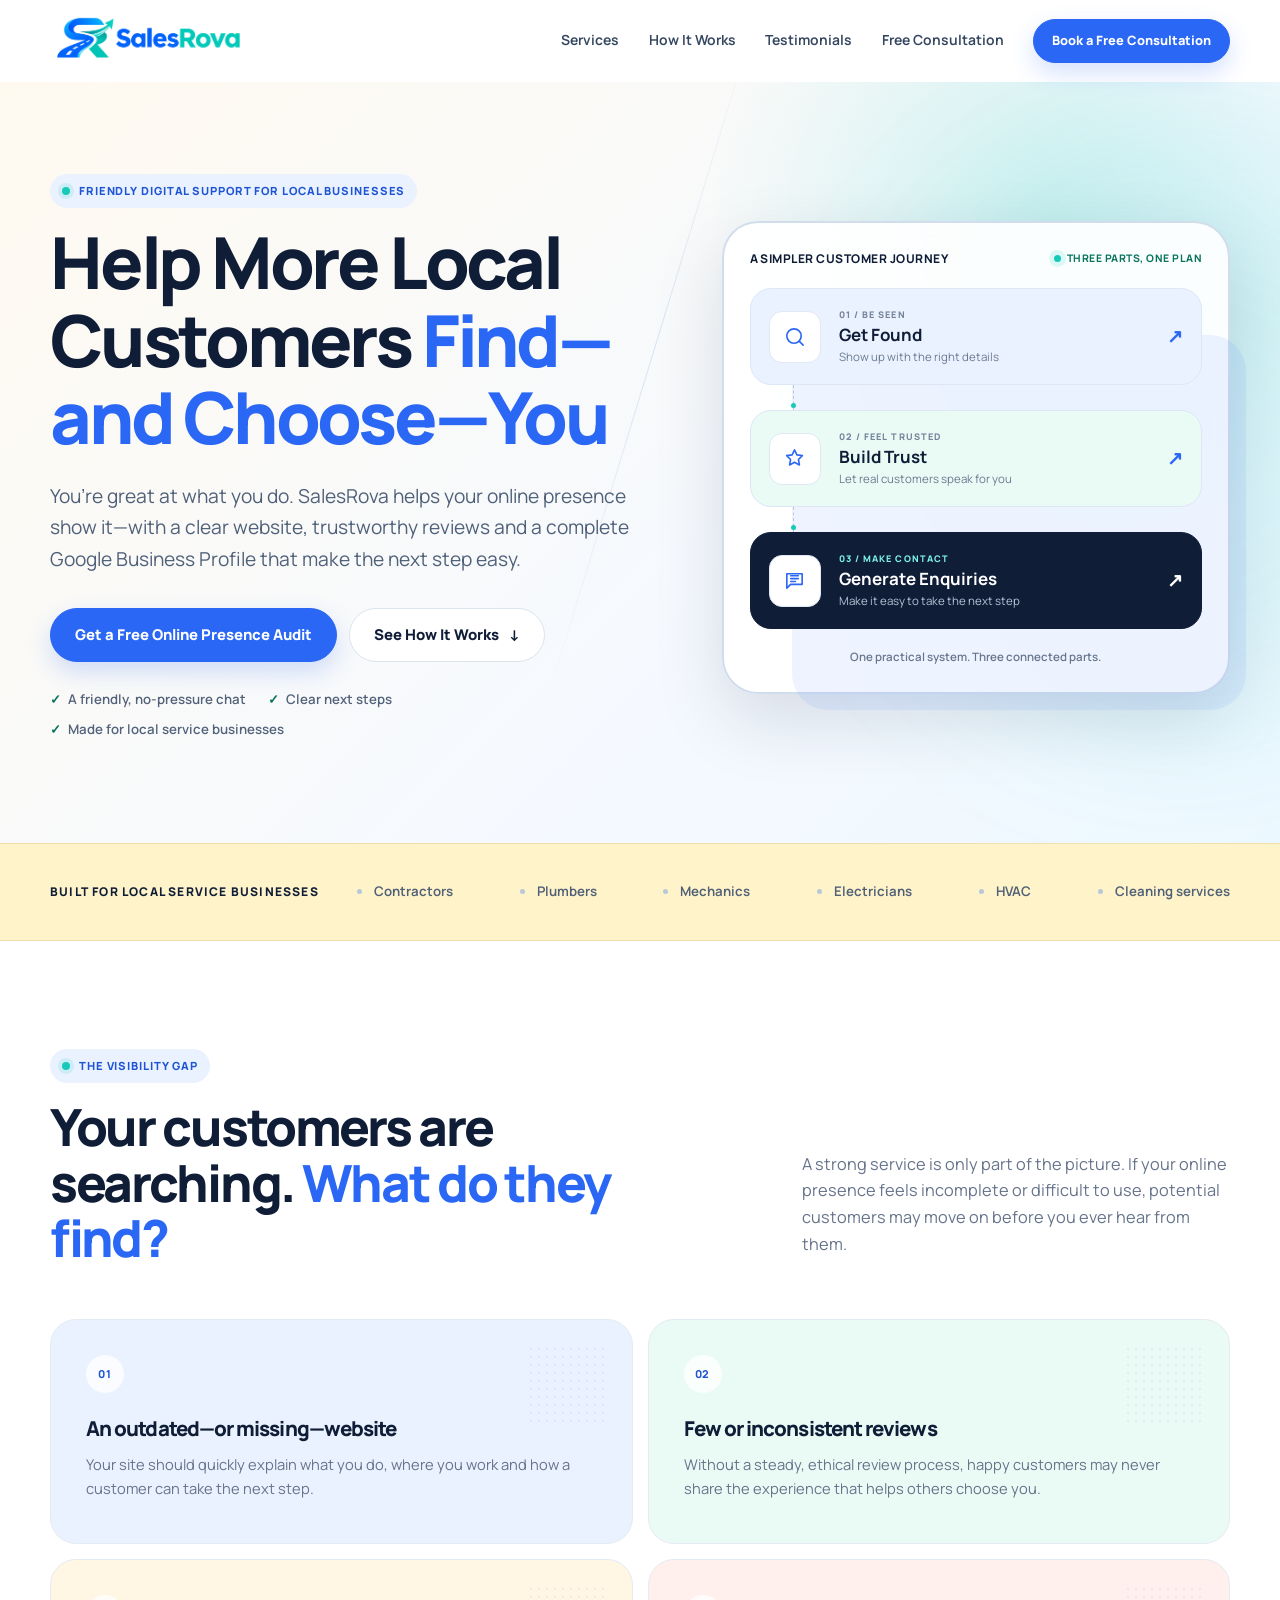
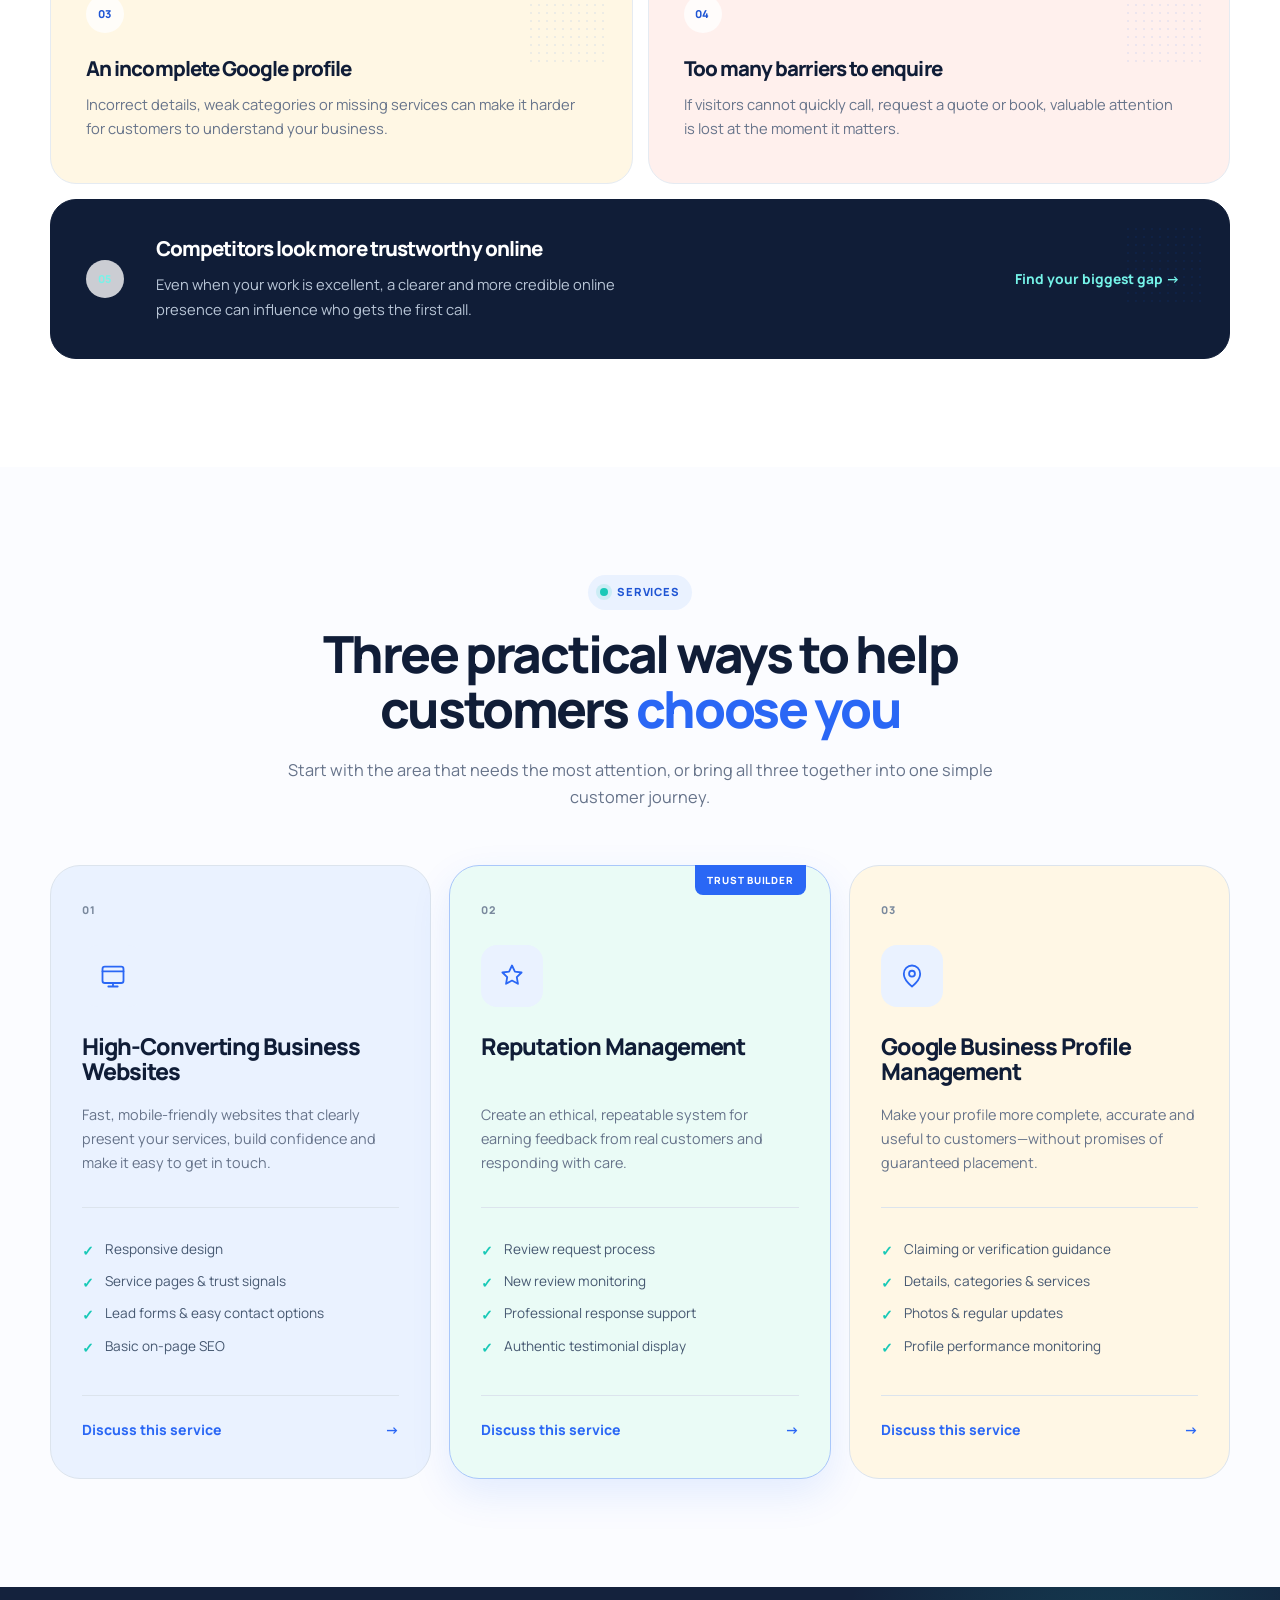
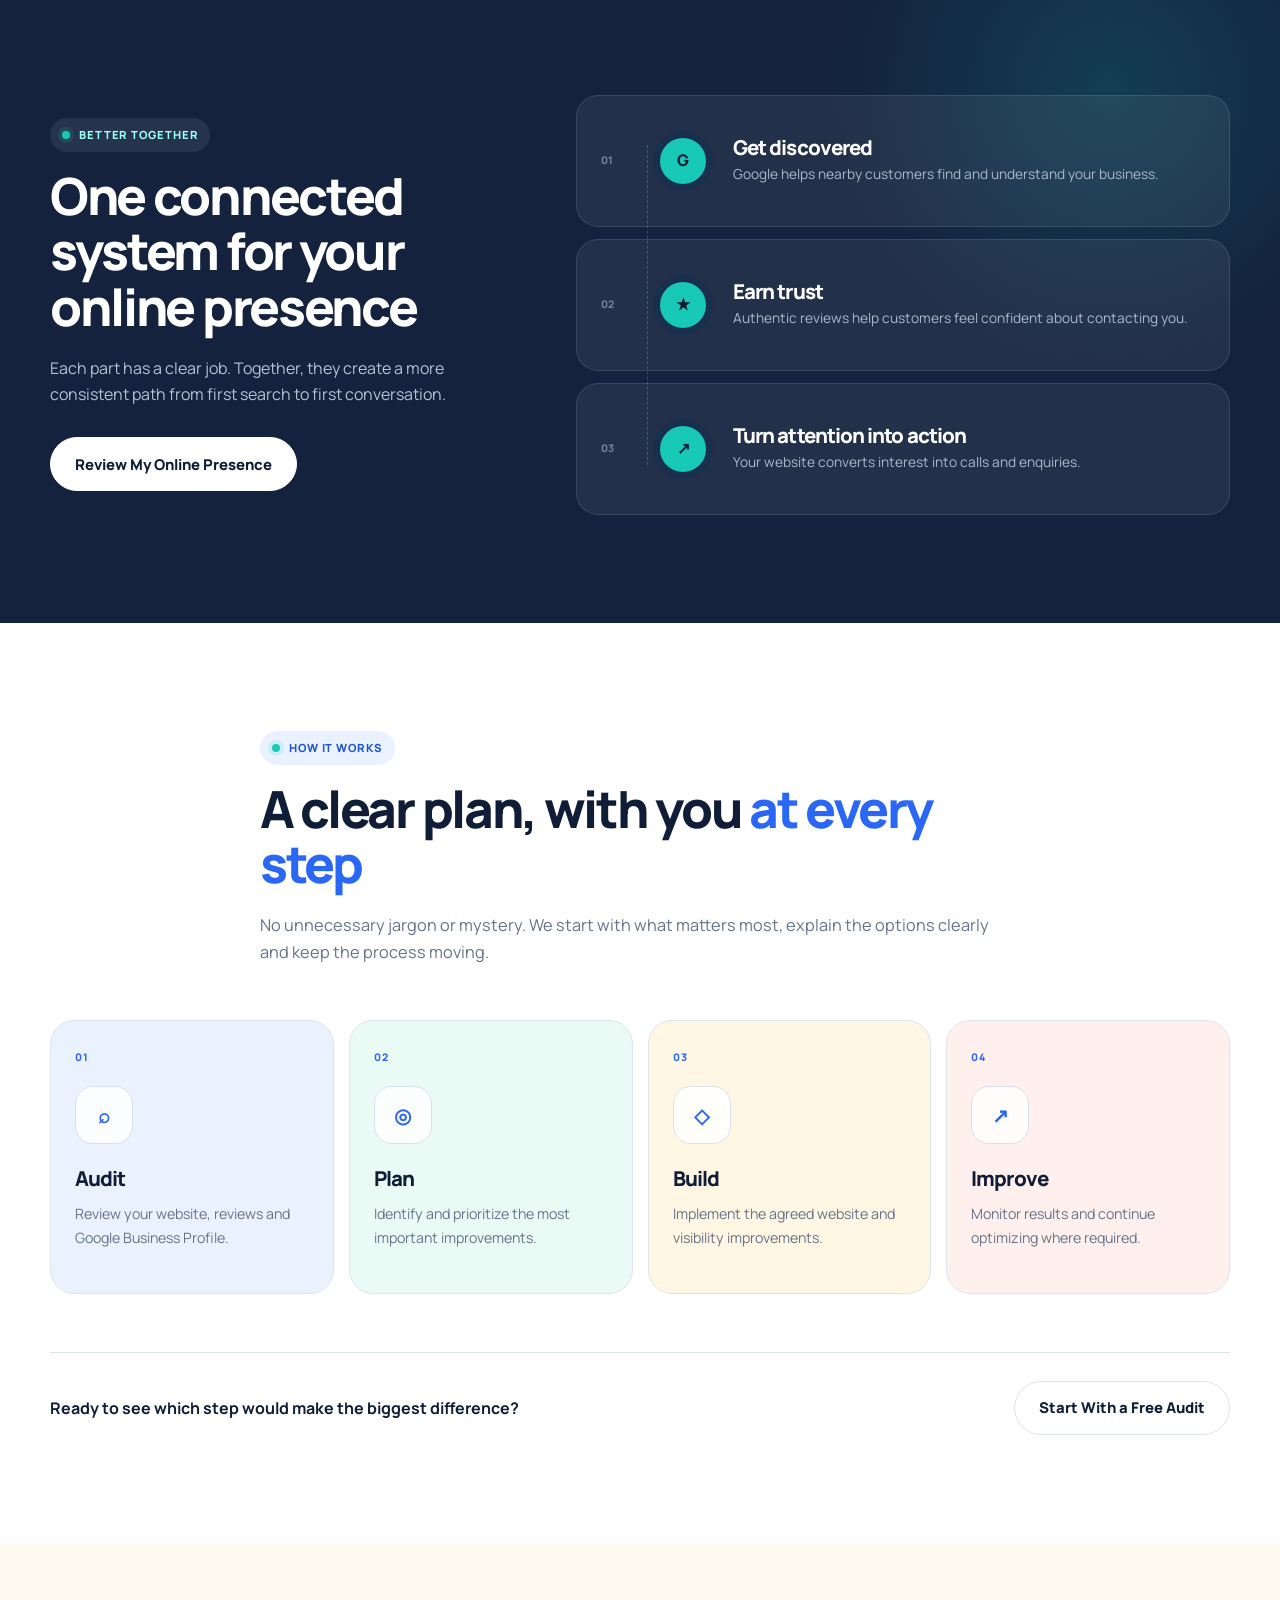
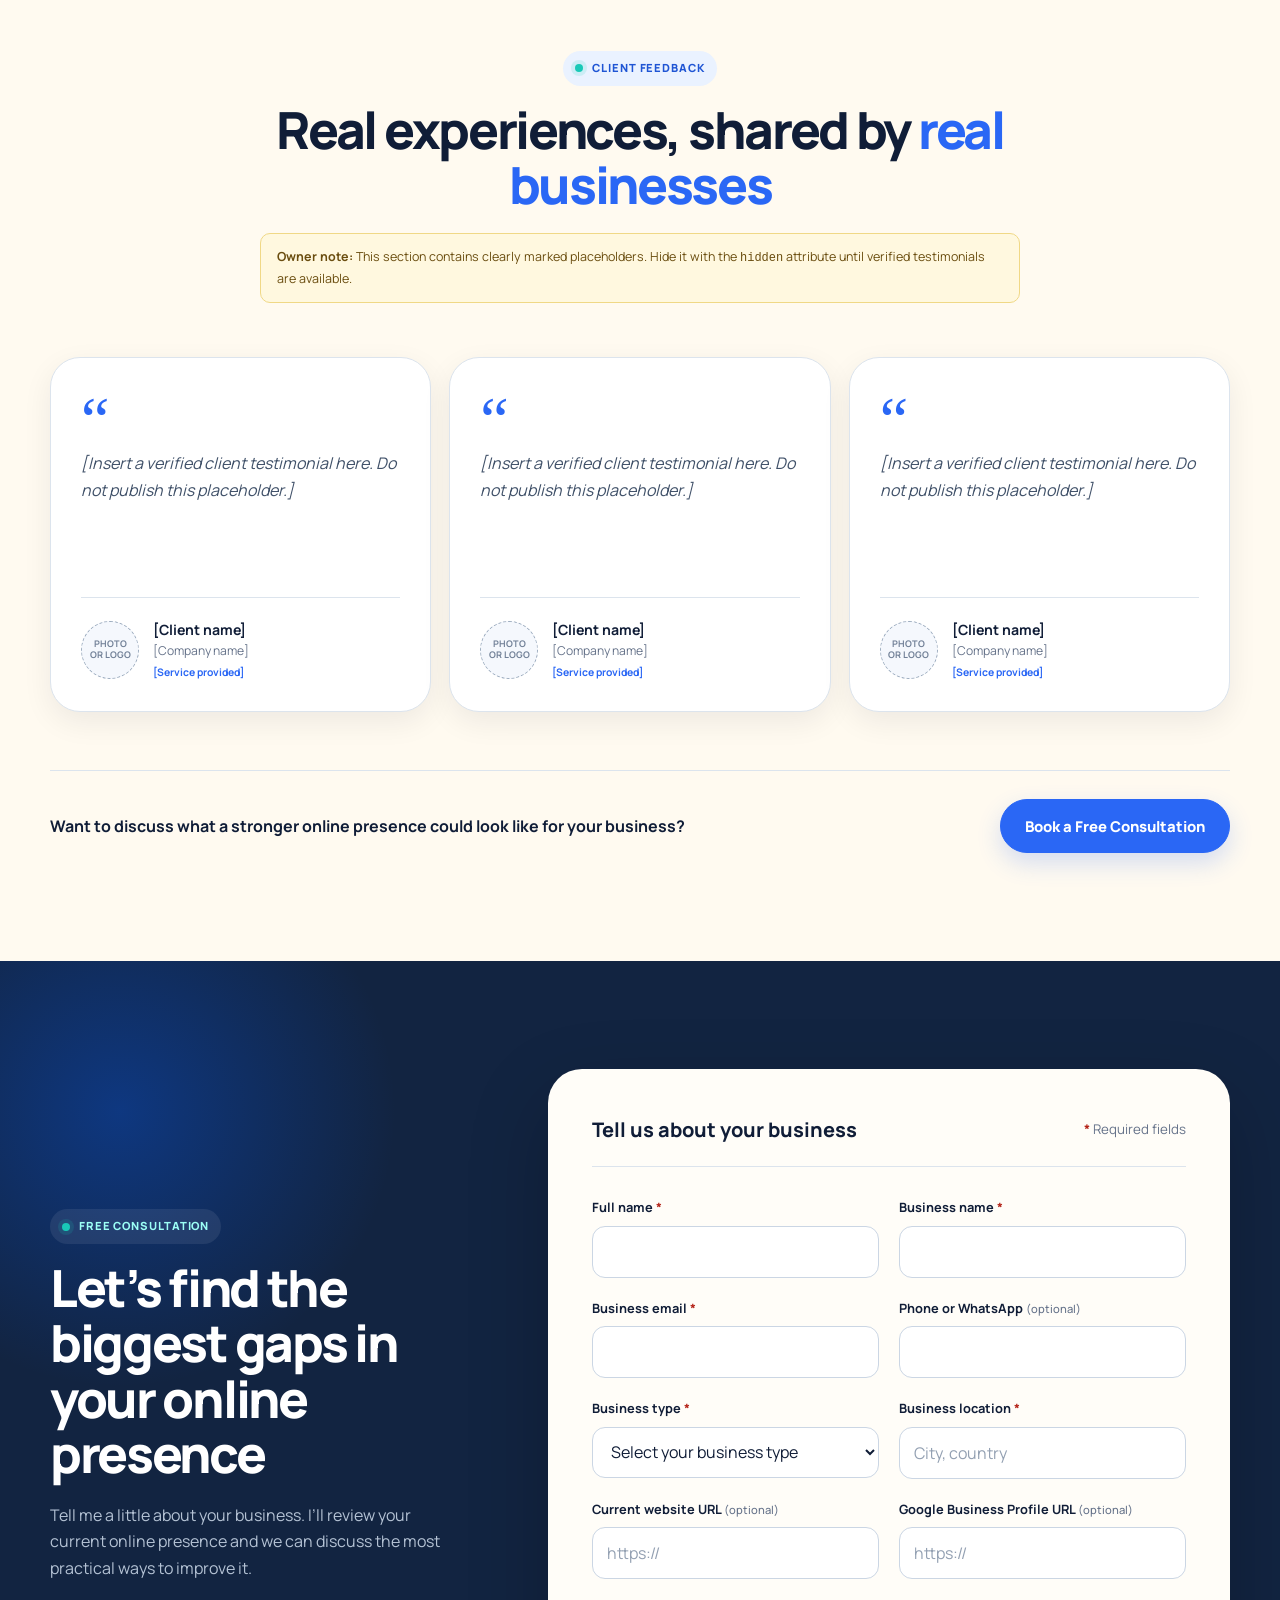
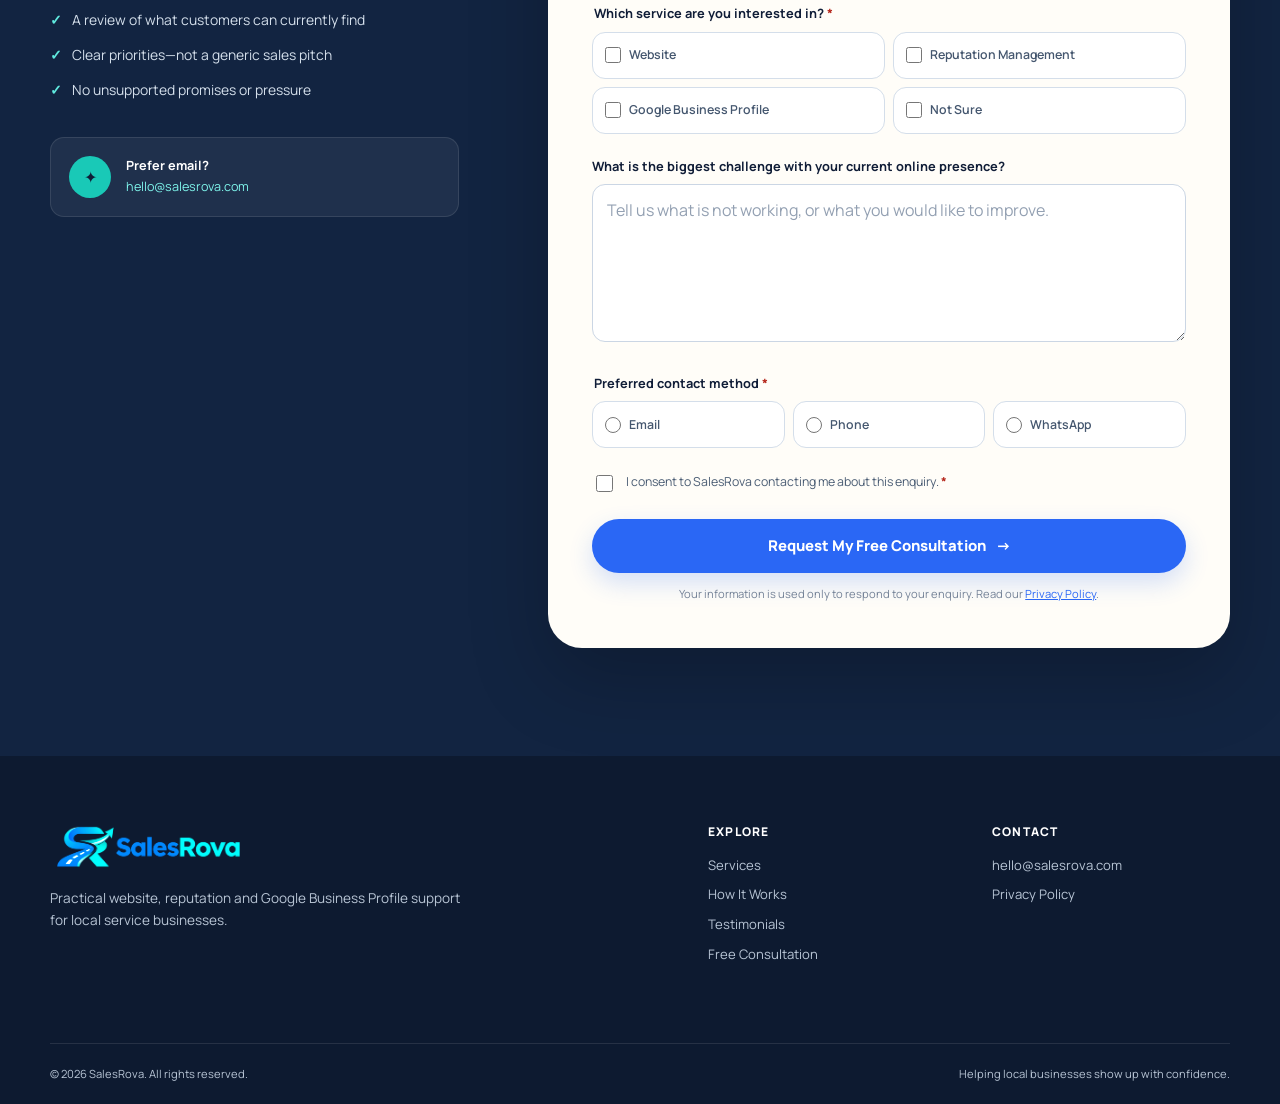
<file: index.html>
<!doctype html>
<html lang="en">
<head>
  <meta charset="utf-8">
  <meta name="viewport" content="width=device-width, initial-scale=1">
  <title>SalesRova | Websites, Reputation &amp; Google Business Profile Management</title>
  <meta name="description" content="SalesRova helps local service businesses get found, build trust and generate more enquiries with professional websites, reputation management and Google Business Profile support.">
  <meta name="theme-color" content="#075cf6">
  <link rel="canonical" href="https://salesrova.com/">
  <link rel="icon" href="assets/favicon.svg" type="image/svg+xml">

  <meta property="og:type" content="website">
  <meta property="og:site_name" content="SalesRova">
  <meta property="og:title" content="SalesRova | A stronger online presence for local businesses">
  <meta property="og:description" content="Professional websites, ethical reputation management and practical Google Business Profile support for local service businesses.">
  <meta property="og:url" content="https://salesrova.com/">
  <meta property="og:image" content="https://salesrova.com/assets/salesrova-logo.png">
  <meta property="og:image:alt" content="SalesRova logo">
  <meta name="twitter:card" content="summary_large_image">

  <script>document.documentElement.classList.add("js");</script>
  <link rel="preconnect" href="https://fonts.googleapis.com">
  <link rel="preconnect" href="https://fonts.gstatic.com" crossorigin>
  <link href="https://fonts.googleapis.com/css2?family=Manrope:wght@400;500;600;700;800&amp;display=swap" rel="stylesheet">
  <link rel="stylesheet" href="styles.css">

  <!-- CUSTOMIZE: Replace the placeholder email, phone, address and social URLs before publishing. -->
  <script type="application/ld+json">
  {
    "@context": "https://schema.org",
    "@type": "ProfessionalService",
    "name": "SalesRova",
    "url": "https://salesrova.com/",
    "logo": "https://salesrova.com/assets/salesrova-logo.png",
    "description": "Website design, reputation management and Google Business Profile management for local service businesses.",
    "email": "hello@salesrova.com",
    "telephone": "[CUSTOMIZE: BUSINESS PHONE]",
    "address": {
      "@type": "PostalAddress",
      "addressRegion": "Oregon",
      "addressCountry": "US"
    },
    "areaServed": "Oregon, USA",
    "sameAs": []
  }
  </script>
</head>
<body>
  <a class="skip-link" href="#main-content">Skip to main content</a>

  <header class="site-header" data-header>
    <div class="container nav-shell">
      <a class="brand" href="#top" aria-label="SalesRova home">
        <span class="brand-crop" aria-hidden="true">
          <img src="assets/salesrova-logo.png" alt="" width="1800" height="900">
        </span>
      </a>

      <button class="nav-toggle" type="button" aria-expanded="false" aria-controls="site-navigation" aria-label="Open navigation" data-nav-toggle>
        <span></span><span></span><span></span>
      </button>

      <nav class="site-nav" id="site-navigation" aria-label="Primary navigation" data-nav>
        <a href="#services">Services</a>
        <a href="#how-it-works">How It Works</a>
        <a href="#testimonials">Testimonials</a>
        <a href="#consultation">Free Consultation</a>
        <a class="button button-small" href="#consultation">Book a Free Consultation</a>
      </nav>
    </div>
  </header>

  <main id="main-content">
    <section class="hero" id="top">
      <div class="hero-glow" aria-hidden="true"></div>
      <div class="container hero-grid">
        <div class="hero-copy reveal">
          <p class="eyebrow"><span></span>Friendly digital support for local businesses</p>
          <h1>Help More Local Customers <span>Find—and Choose—You</span></h1>
          <p class="hero-lede">You’re great at what you do. SalesRova helps your online presence show it—with a clear website, trustworthy reviews and a complete Google Business Profile that make the next step easy.</p>
          <div class="button-row">
            <a class="button" href="#consultation">Get a Free Online Presence Audit</a>
            <a class="button button-secondary" href="#how-it-works">See How It Works <span aria-hidden="true">↓</span></a>
          </div>
          <ul class="hero-points" aria-label="Consultation benefits">
            <li>A friendly, no-pressure chat</li>
            <li>Clear next steps</li>
            <li>Made for local service businesses</li>
          </ul>
        </div>

        <div class="hero-panel reveal" aria-label="SalesRova service system">
          <div class="panel-topline">
            <span>A simpler customer journey</span>
            <span class="status"><i></i> Three parts, one plan</span>
          </div>
          <div class="service-signal">
            <div class="signal-icon" aria-hidden="true">
              <svg viewBox="0 0 24 24"><path d="m21 21-4.4-4.4m2.4-5.1a7.5 7.5 0 1 1-15 0 7.5 7.5 0 0 1 15 0Z"/></svg>
            </div>
            <div><small>01 / BE SEEN</small><strong>Get Found</strong><span>Show up with the right details</span></div>
            <b aria-hidden="true">↗</b>
          </div>
          <div class="connector" aria-hidden="true"><span></span></div>
          <div class="service-signal">
            <div class="signal-icon" aria-hidden="true">
              <svg viewBox="0 0 24 24"><path d="m12 3 2.5 5.2 5.7.8-4.1 4 1 5.7-5.1-2.8-5.1 2.8 1-5.7-4.1-4 5.7-.8L12 3Z"/></svg>
            </div>
            <div><small>02 / FEEL TRUSTED</small><strong>Build Trust</strong><span>Let real customers speak for you</span></div>
            <b aria-hidden="true">↗</b>
          </div>
          <div class="connector" aria-hidden="true"><span></span></div>
          <div class="service-signal is-accent">
            <div class="signal-icon" aria-hidden="true">
              <svg viewBox="0 0 24 24"><path d="M4 5h16v11H8l-4 4V5Zm4 5h8M8 7h8m-8 6h5"/></svg>
            </div>
            <div><small>03 / MAKE CONTACT</small><strong>Generate Enquiries</strong><span>Make it easy to take the next step</span></div>
            <b aria-hidden="true">↗</b>
          </div>
          <p class="panel-note">One practical system. Three connected parts.</p>
        </div>
      </div>
    </section>

    <section class="proof-strip" aria-label="Who SalesRova helps">
      <div class="container proof-inner">
        <p>Built for local service businesses</p>
        <ul>
          <li>Contractors</li><li>Plumbers</li><li>Mechanics</li><li>Electricians</li><li>HVAC</li><li>Cleaning services</li>
        </ul>
      </div>
    </section>

    <section class="section problem-section" id="problems">
      <div class="container split-heading reveal">
        <div>
          <p class="eyebrow"><span></span>The visibility gap</p>
          <h2>Your customers are searching. <span>What do they find?</span></h2>
        </div>
        <p>A strong service is only part of the picture. If your online presence feels incomplete or difficult to use, potential customers may move on before you ever hear from them.</p>
      </div>
      <div class="container problem-grid">
        <article class="problem-card reveal"><span>01</span><h3>An outdated—or missing—website</h3><p>Your site should quickly explain what you do, where you work and how a customer can take the next step.</p></article>
        <article class="problem-card reveal"><span>02</span><h3>Few or inconsistent reviews</h3><p>Without a steady, ethical review process, happy customers may never share the experience that helps others choose you.</p></article>
        <article class="problem-card reveal"><span>03</span><h3>An incomplete Google profile</h3><p>Incorrect details, weak categories or missing services can make it harder for customers to understand your business.</p></article>
        <article class="problem-card reveal"><span>04</span><h3>Too many barriers to enquire</h3><p>If visitors cannot quickly call, request a quote or book, valuable attention is lost at the moment it matters.</p></article>
        <article class="problem-card problem-card-wide reveal"><span>05</span><div><h3>Competitors look more trustworthy online</h3><p>Even when your work is excellent, a clearer and more credible online presence can influence who gets the first call.</p></div><a href="#consultation">Find your biggest gap <span aria-hidden="true">→</span></a></article>
      </div>
    </section>

    <section class="section services-section" id="services">
      <div class="container section-heading centered reveal">
        <p class="eyebrow"><span></span>Services</p>
          <h2>Three practical ways to help customers <span>choose you</span></h2>
          <p>Start with the area that needs the most attention, or bring all three together into one simple customer journey.</p>
      </div>
      <div class="container services-grid">
        <article class="service-card reveal">
          <div class="service-number">01</div>
          <div class="service-icon" aria-hidden="true"><svg viewBox="0 0 24 24"><rect x="3" y="4" width="18" height="14" rx="2"/><path d="M3 8h18M8 21h8M12 18v3"/></svg></div>
          <h3>High-Converting Business Websites</h3>
          <p>Fast, mobile-friendly websites that clearly present your services, build confidence and make it easy to get in touch.</p>
          <ul><li>Responsive design</li><li>Service pages &amp; trust signals</li><li>Lead forms &amp; easy contact options</li><li>Basic on-page SEO</li></ul>
          <a class="text-link" href="#consultation" data-service-link="Website">Discuss this service <span aria-hidden="true">→</span></a>
        </article>
        <article class="service-card featured reveal">
          <div class="service-number">02</div>
          <div class="service-icon" aria-hidden="true"><svg viewBox="0 0 24 24"><path d="m12 3 2.5 5.2 5.7.8-4.1 4 1 5.7-5.1-2.8-5.1 2.8 1-5.7-4.1-4 5.7-.8L12 3Z"/></svg></div>
          <h3>Reputation Management</h3>
          <p>Create an ethical, repeatable system for earning feedback from real customers and responding with care.</p>
          <ul><li>Review request process</li><li>New review monitoring</li><li>Professional response support</li><li>Authentic testimonial display</li></ul>
          <a class="text-link" href="#consultation" data-service-link="Reputation Management">Discuss this service <span aria-hidden="true">→</span></a>
        </article>
        <article class="service-card reveal">
          <div class="service-number">03</div>
          <div class="service-icon" aria-hidden="true"><svg viewBox="0 0 24 24"><path d="M12 21s7-5.1 7-11a7 7 0 1 0-14 0c0 5.9 7 11 7 11Z"/><circle cx="12" cy="10" r="2.5"/></svg></div>
          <h3>Google Business Profile Management</h3>
          <p>Make your profile more complete, accurate and useful to customers—without promises of guaranteed placement.</p>
          <ul><li>Claiming or verification guidance</li><li>Details, categories &amp; services</li><li>Photos &amp; regular updates</li><li>Profile performance monitoring</li></ul>
          <a class="text-link" href="#consultation" data-service-link="Google Business Profile">Discuss this service <span aria-hidden="true">→</span></a>
        </article>
      </div>
    </section>

    <section class="section system-section" id="system">
      <div class="container system-layout">
        <div class="system-copy reveal">
          <p class="eyebrow light"><span></span>Better together</p>
          <h2>One connected system for your online presence</h2>
          <p>Each part has a clear job. Together, they create a more consistent path from first search to first conversation.</p>
          <a class="button button-light" href="#consultation">Review My Online Presence</a>
        </div>
        <ol class="system-flow">
          <li class="reveal"><span class="flow-index">01</span><div class="flow-mark">G</div><div><h3>Get discovered</h3><p>Google helps nearby customers find and understand your business.</p></div></li>
          <li class="reveal"><span class="flow-index">02</span><div class="flow-mark">★</div><div><h3>Earn trust</h3><p>Authentic reviews help customers feel confident about contacting you.</p></div></li>
          <li class="reveal"><span class="flow-index">03</span><div class="flow-mark">↗</div><div><h3>Turn attention into action</h3><p>Your website converts interest into calls and enquiries.</p></div></li>
        </ol>
      </div>
    </section>

    <section class="section process-section" id="how-it-works">
      <div class="container section-heading reveal">
        <p class="eyebrow"><span></span>How it works</p>
        <h2>A clear plan, with you <span>at every step</span></h2>
        <p>No unnecessary jargon or mystery. We start with what matters most, explain the options clearly and keep the process moving.</p>
      </div>
      <ol class="container process-grid">
        <li class="process-card reveal"><span>01</span><div class="process-icon">⌕</div><h3>Audit</h3><p>Review your website, reviews and Google Business Profile.</p></li>
        <li class="process-card reveal"><span>02</span><div class="process-icon">◎</div><h3>Plan</h3><p>Identify and prioritize the most important improvements.</p></li>
        <li class="process-card reveal"><span>03</span><div class="process-icon">◇</div><h3>Build</h3><p>Implement the agreed website and visibility improvements.</p></li>
        <li class="process-card reveal"><span>04</span><div class="process-icon">↗</div><h3>Improve</h3><p>Monitor results and continue optimizing where required.</p></li>
      </ol>
      <div class="container section-cta reveal"><p>Ready to see which step would make the biggest difference?</p><a class="button button-secondary" href="#consultation">Start With a Free Audit</a></div>
    </section>

    <!--
      TESTIMONIALS: These are intentional placeholders—not real endorsements.
      Replace each quote, name, company, service and media placeholder only with verified client content.
      To hide this entire section until testimonials are ready, add the `hidden` attribute to the section below.
    -->
    <section class="section testimonials-section" id="testimonials" aria-labelledby="testimonials-title">
      <div class="container section-heading centered reveal">
        <p class="eyebrow"><span></span>Client feedback</p>
        <h2>Real experiences, shared by <span>real businesses</span></h2>
        <p class="placeholder-notice"><strong>Owner note:</strong> This section contains clearly marked placeholders. Hide it with the <code>hidden</code> attribute until verified testimonials are available.</p>
      </div>
      <div class="container testimonial-grid">
        <article class="testimonial-card reveal">
          <div class="quote-mark" aria-hidden="true">“</div><blockquote>[Insert a verified client testimonial here. Do not publish this placeholder.]</blockquote>
          <div class="testimonial-person"><div class="testimonial-media" role="img" aria-label="Placeholder for verified client photo or company logo">Photo<br>or logo</div><div><strong>[Client name]</strong><span>[Company name]</span><small>[Service provided]</small></div></div>
        </article>
        <article class="testimonial-card reveal">
          <div class="quote-mark" aria-hidden="true">“</div><blockquote>[Insert a verified client testimonial here. Do not publish this placeholder.]</blockquote>
          <div class="testimonial-person"><div class="testimonial-media" role="img" aria-label="Placeholder for verified client photo or company logo">Photo<br>or logo</div><div><strong>[Client name]</strong><span>[Company name]</span><small>[Service provided]</small></div></div>
        </article>
        <article class="testimonial-card reveal">
          <div class="quote-mark" aria-hidden="true">“</div><blockquote>[Insert a verified client testimonial here. Do not publish this placeholder.]</blockquote>
          <div class="testimonial-person"><div class="testimonial-media" role="img" aria-label="Placeholder for verified client photo or company logo">Photo<br>or logo</div><div><strong>[Client name]</strong><span>[Company name]</span><small>[Service provided]</small></div></div>
        </article>
      </div>
      <div class="container section-cta reveal"><p>Want to discuss what a stronger online presence could look like for your business?</p><a class="button" href="#consultation">Book a Free Consultation</a></div>
    </section>

    <section class="section consultation-section" id="consultation">
      <div class="container consultation-layout">
        <div class="consultation-copy reveal">
          <p class="eyebrow light"><span></span>Free consultation</p>
          <h2>Let’s find the biggest gaps in your online presence</h2>
          <p>Tell me a little about your business. I’ll review your current online presence and we can discuss the most practical ways to improve it.</p>
          <ul class="consultation-list"><li>A review of what customers can currently find</li><li>Clear priorities—not a generic sales pitch</li><li>No unsupported promises or pressure</li></ul>
          <div class="contact-note"><span aria-hidden="true">✦</span><p><strong>Prefer email?</strong><br><!-- CUSTOMIZE: Replace this address if needed. --><a href="mailto:hello@salesrova.com">hello@salesrova.com</a></p></div>
        </div>

        <div class="form-card reveal">
          <form name="consultation" method="POST" action="/thank-you.html" data-netlify="true" data-netlify-honeypot="bot-field" novalidate data-consultation-form>
            <input type="hidden" name="form-name" value="consultation">
            <p class="form-honeypot" aria-hidden="true"><label>Leave this field empty if you are human: <input name="bot-field" tabindex="-1" autocomplete="off"></label></p>

            <div class="form-heading"><span>Tell us about your business</span><small><b>*</b> Required fields</small></div>
            <div class="form-grid">
              <div class="field"><label for="full-name">Full name <b aria-hidden="true">*</b></label><input id="full-name" name="full-name" type="text" autocomplete="name" required><span class="field-error">Please enter your full name.</span></div>
              <div class="field"><label for="business-name">Business name <b aria-hidden="true">*</b></label><input id="business-name" name="business-name" type="text" autocomplete="organization" required><span class="field-error">Please enter your business name.</span></div>
              <div class="field"><label for="business-email">Business email <b aria-hidden="true">*</b></label><input id="business-email" name="email" type="email" autocomplete="email" inputmode="email" required><span class="field-error">Please enter a valid email address.</span></div>
              <div class="field"><label for="phone">Phone or WhatsApp <span>(optional)</span></label><input id="phone" name="phone" type="tel" autocomplete="tel" inputmode="tel"></div>
              <div class="field"><label for="business-type">Business type <b aria-hidden="true">*</b></label><select id="business-type" name="business-type" required><option value="">Select your business type</option><option>Contractor</option><option>Plumber</option><option>Mechanic / Auto service</option><option>Electrician</option><option>HVAC</option><option>Cleaning company</option><option>Other local service business</option></select><span class="field-error">Please select a business type.</span></div>
              <div class="field"><label for="location">Business location <b aria-hidden="true">*</b></label><input id="location" name="location" type="text" placeholder="City, country" autocomplete="address-level2" required><span class="field-error">Please enter your city and country.</span></div>
              <div class="field"><label for="website-url">Current website URL <span>(optional)</span></label><input id="website-url" name="website-url" type="url" placeholder="https://" inputmode="url"></div>
              <div class="field"><label for="gbp-url">Google Business Profile URL <span>(optional)</span></label><input id="gbp-url" name="google-business-profile-url" type="url" placeholder="https://" inputmode="url"></div>
            </div>

            <fieldset class="field-group" data-service-group>
              <legend>Which service are you interested in? <b aria-hidden="true">*</b></legend>
              <div class="choice-grid">
                <label class="choice"><input type="checkbox" name="service[]" value="Website"><span>Website</span></label>
                <label class="choice"><input type="checkbox" name="service[]" value="Reputation Management"><span>Reputation Management</span></label>
                <label class="choice"><input type="checkbox" name="service[]" value="Google Business Profile"><span>Google Business Profile</span></label>
                <label class="choice"><input type="checkbox" name="service[]" value="Not Sure"><span>Not Sure</span></label>
              </div>
              <span class="group-error">Please choose at least one option.</span>
            </fieldset>

            <div class="field field-full"><label for="challenge">What is the biggest challenge with your current online presence?</label><textarea id="challenge" name="biggest-challenge" rows="5" placeholder="Tell us what is not working, or what you would like to improve."></textarea></div>

            <fieldset class="field-group">
              <legend>Preferred contact method <b aria-hidden="true">*</b></legend>
              <div class="radio-row">
                <label class="choice"><input type="radio" name="preferred-contact" value="Email" required><span>Email</span></label>
                <label class="choice"><input type="radio" name="preferred-contact" value="Phone"><span>Phone</span></label>
                <label class="choice"><input type="radio" name="preferred-contact" value="WhatsApp"><span>WhatsApp</span></label>
              </div>
              <span class="group-error">Please choose a contact method.</span>
            </fieldset>

            <label class="consent"><input type="checkbox" name="consent" value="Yes" required><span>I consent to SalesRova contacting me about this enquiry. <b aria-hidden="true">*</b></span></label>
            <p class="form-status" role="alert" aria-live="polite" data-form-status></p>
            <button class="button submit-button" type="submit">Request My Free Consultation <span aria-hidden="true">→</span></button>
            <p class="privacy-note">Your information is used only to respond to your enquiry. Read our <a href="privacy.html">Privacy Policy</a>.</p>
          </form>
        </div>
      </div>
    </section>
  </main>

  <footer class="site-footer">
    <div class="container footer-grid">
      <div class="footer-brand">
        <a class="brand brand-footer" href="#top" aria-label="SalesRova home"><span class="brand-crop" aria-hidden="true"><img src="assets/salesrova-logo.png" alt="" width="1800" height="900"></span></a>
        <p>Practical website, reputation and Google Business Profile support for local service businesses.</p>
      </div>
      <div><h2>Explore</h2><ul><li><a href="#services">Services</a></li><li><a href="#how-it-works">How It Works</a></li><li><a href="#testimonials">Testimonials</a></li><li><a href="#consultation">Free Consultation</a></li></ul></div>
      <div><h2>Contact</h2><ul><li><a href="mailto:hello@salesrova.com">hello@salesrova.com</a></li><li><a href="privacy.html">Privacy Policy</a></li></ul></div>
    </div>
    <div class="container footer-bottom"><p>&copy; <span data-year></span> SalesRova. All rights reserved.</p><p>Helping local businesses show up with confidence.</p></div>
  </footer>

  <script src="script.js" defer></script>
</body>
</html>
</file>
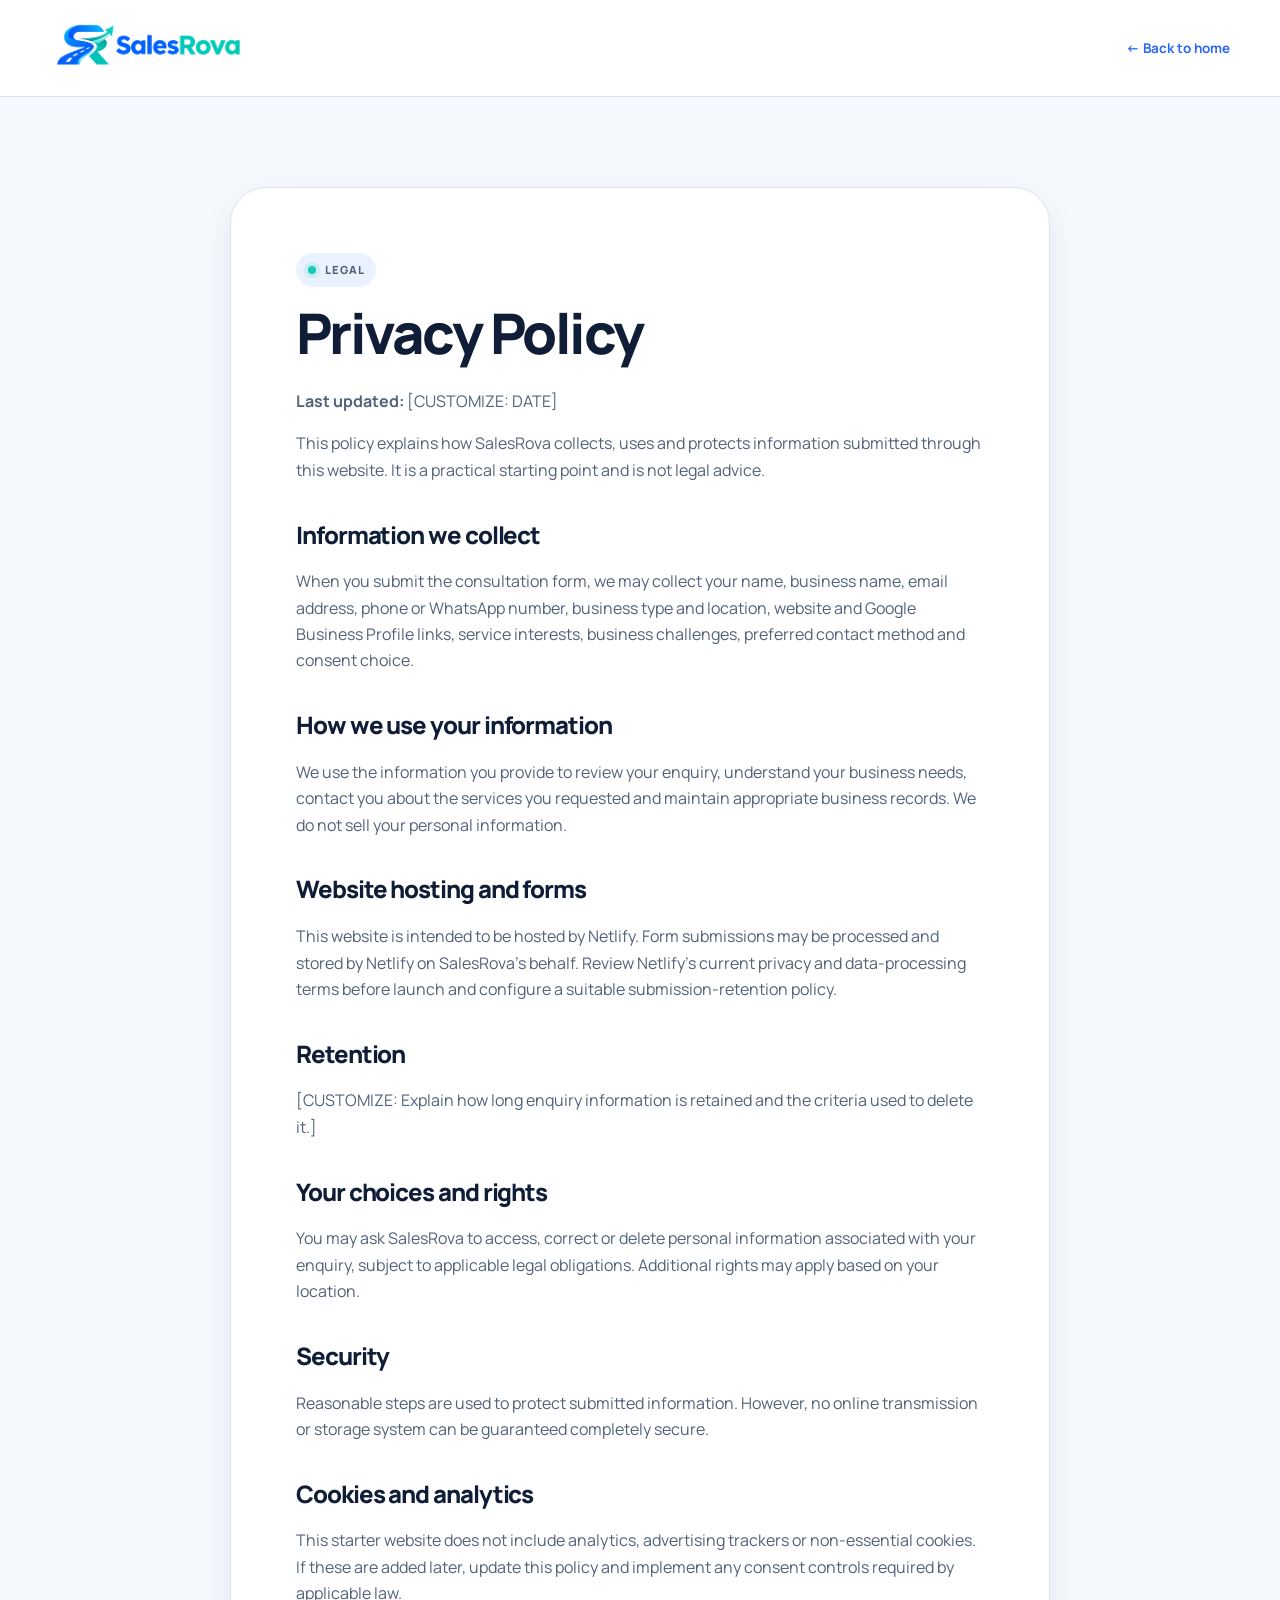
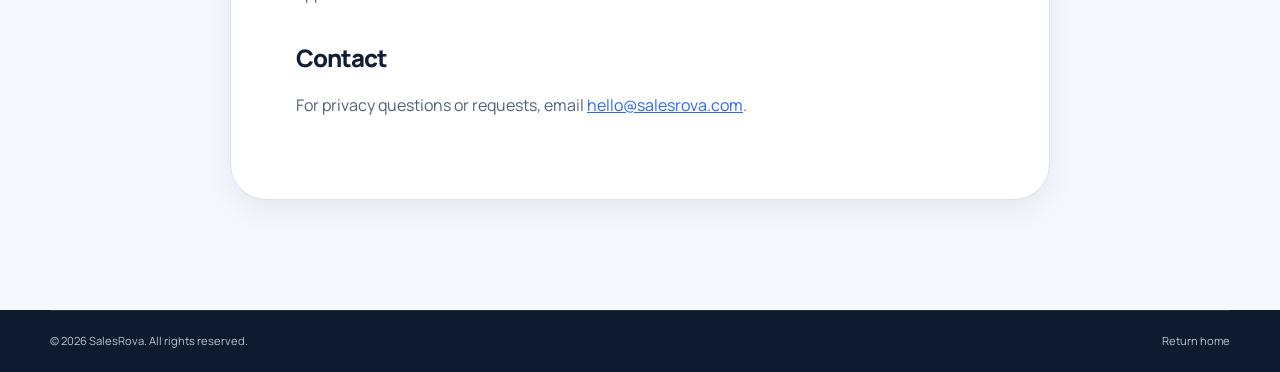
<file: privacy.html>
<!doctype html>
<html lang="en">
<head>
  <meta charset="utf-8">
  <meta name="viewport" content="width=device-width, initial-scale=1">
  <title>Privacy Policy | SalesRova</title>
  <meta name="description" content="SalesRova privacy policy for consultation enquiries and website visitors.">
  <meta name="theme-color" content="#075cf6">
  <link rel="canonical" href="https://salesrova.com/privacy.html">
  <link rel="icon" href="assets/favicon.svg" type="image/svg+xml">
  <link rel="preconnect" href="https://fonts.googleapis.com">
  <link rel="preconnect" href="https://fonts.gstatic.com" crossorigin>
  <link href="https://fonts.googleapis.com/css2?family=Manrope:wght@400;500;600;700;800&amp;display=swap" rel="stylesheet">
  <link rel="stylesheet" href="styles.css">
</head>
<body class="inner-page">
  <header class="inner-header">
    <div class="container">
      <a class="brand" href="index.html" aria-label="SalesRova home"><span class="brand-crop" aria-hidden="true"><img src="assets/salesrova-logo.png" alt="" width="1800" height="900"></span></a>
      <a class="back-link" href="index.html">← Back to home</a>
    </div>
  </header>
  <main class="inner-main">
    <article class="content-card">
      <p class="eyebrow"><span></span>Legal</p>
      <h1>Privacy Policy</h1>
      <!-- CUSTOMIZE: Have this draft reviewed for the laws that apply to your business and customers before publishing. -->
      <p><strong>Last updated:</strong> [CUSTOMIZE: DATE]</p>
      <p>This policy explains how SalesRova collects, uses and protects information submitted through this website. It is a practical starting point and is not legal advice.</p>

      <h2>Information we collect</h2>
      <p>When you submit the consultation form, we may collect your name, business name, email address, phone or WhatsApp number, business type and location, website and Google Business Profile links, service interests, business challenges, preferred contact method and consent choice.</p>

      <h2>How we use your information</h2>
      <p>We use the information you provide to review your enquiry, understand your business needs, contact you about the services you requested and maintain appropriate business records. We do not sell your personal information.</p>

      <h2>Website hosting and forms</h2>
      <p>This website is intended to be hosted by Netlify. Form submissions may be processed and stored by Netlify on SalesRova’s behalf. Review Netlify’s current privacy and data-processing terms before launch and configure a suitable submission-retention policy.</p>

      <h2>Retention</h2>
      <p>[CUSTOMIZE: Explain how long enquiry information is retained and the criteria used to delete it.]</p>

      <h2>Your choices and rights</h2>
      <p>You may ask SalesRova to access, correct or delete personal information associated with your enquiry, subject to applicable legal obligations. Additional rights may apply based on your location.</p>

      <h2>Security</h2>
      <p>Reasonable steps are used to protect submitted information. However, no online transmission or storage system can be guaranteed completely secure.</p>

      <h2>Cookies and analytics</h2>
      <p>This starter website does not include analytics, advertising trackers or non-essential cookies. If these are added later, update this policy and implement any consent controls required by applicable law.</p>

      <h2>Contact</h2>
      <!-- CUSTOMIZE: Replace the email and add the legal business name/address if required. -->
      <p>For privacy questions or requests, email <a href="mailto:hello@salesrova.com">hello@salesrova.com</a>.</p>
    </article>
  </main>
  <footer class="site-footer"><div class="container footer-bottom"><p>&copy; <span data-year></span> SalesRova. All rights reserved.</p><p><a href="index.html">Return home</a></p></div></footer>
  <script src="script.js" defer></script>
</body>
</html>
</file>
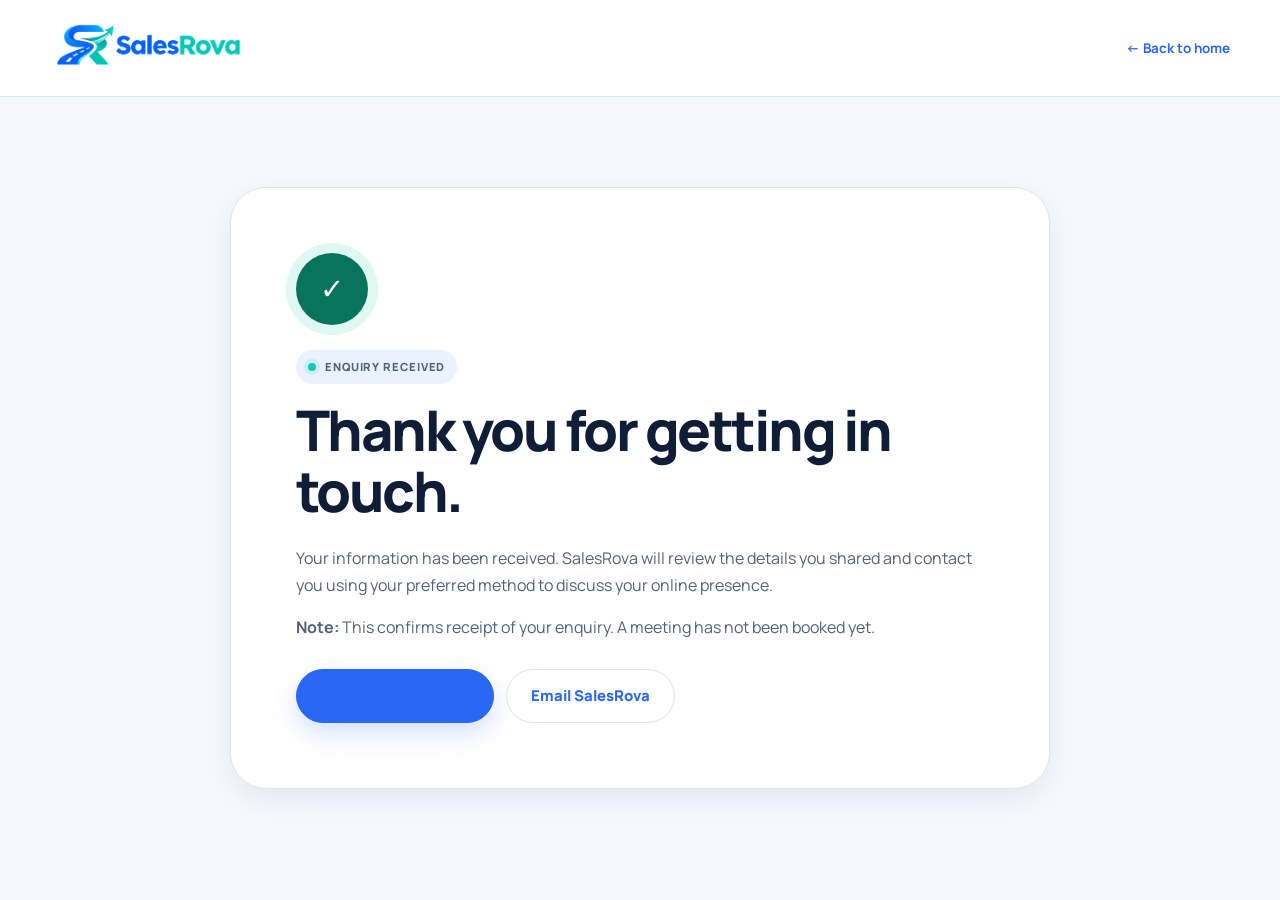
<file: thank-you.html>
<!doctype html>
<html lang="en">
<head>
  <meta charset="utf-8">
  <meta name="viewport" content="width=device-width, initial-scale=1">
  <title>Thank You | SalesRova</title>
  <meta name="description" content="Thank you for contacting SalesRova. Your consultation enquiry has been received.">
  <meta name="robots" content="noindex">
  <meta name="theme-color" content="#075cf6">
  <link rel="icon" href="assets/favicon.svg" type="image/svg+xml">
  <link rel="preconnect" href="https://fonts.googleapis.com">
  <link rel="preconnect" href="https://fonts.gstatic.com" crossorigin>
  <link href="https://fonts.googleapis.com/css2?family=Manrope:wght@400;500;600;700;800&amp;display=swap" rel="stylesheet">
  <link rel="stylesheet" href="styles.css">
</head>
<body class="inner-page">
  <header class="inner-header">
    <div class="container">
      <a class="brand" href="index.html" aria-label="SalesRova home"><span class="brand-crop" aria-hidden="true"><img src="assets/salesrova-logo.png" alt="" width="1800" height="900"></span></a>
      <a class="back-link" href="index.html">← Back to home</a>
    </div>
  </header>
  <main class="inner-main">
    <article class="content-card">
      <div class="success-icon" aria-hidden="true">✓</div>
      <p class="eyebrow"><span></span>Enquiry received</p>
      <h1>Thank you for getting in touch.</h1>
      <p>Your information has been received. SalesRova will review the details you shared and contact you using your preferred method to discuss your online presence.</p>
      <p><strong>Note:</strong> This confirms receipt of your enquiry. A meeting has not been booked yet.</p>
      <div class="success-actions">
        <a class="button" href="index.html">Return to SalesRova</a>
        <!-- CUSTOMIZE: Replace this address if needed. -->
        <a class="button button-secondary" href="mailto:hello@salesrova.com">Email SalesRova</a>
      </div>
    </article>
  </main>
  <script src="script.js" defer></script>
</body>
</html>
</file>
<file: styles.css>
/*
  SalesRova website styles
  CUSTOMIZE: Brand colors, type scale and spacing tokens can be adjusted here.
*/
:root {
  --navy-950: #101d37;
  --navy-900: #152643;
  --navy-800: #203858;
  --blue-700: #1f55d4;
  --blue-600: #2a67f5;
  --blue-500: #4280ff;
  --cyan-500: #19c9b7;
  --cyan-100: #e4faf6;
  --ink: #35435c;
  --muted: #66738a;
  --line: #dce4ed;
  --surface: #f5f8fd;
  --cream: #fffaf0;
  --butter: #fff3c9;
  --mint: #eafbf6;
  --sky: #eaf2ff;
  --coral: #ff826f;
  --white: #ffffff;
  --danger: #b42318;
  --success: #08745b;
  --shadow-sm: 0 10px 30px rgba(6, 20, 43, 0.07);
  --shadow-md: 0 24px 60px rgba(6, 20, 43, 0.12);
  --radius-sm: 15px;
  --radius-md: 26px;
  --radius-lg: 36px;
  --container: 1180px;
  --header-height: 82px;
}

*, *::before, *::after { box-sizing: border-box; }

html { scroll-behavior: smooth; scroll-padding-top: calc(var(--header-height) + 20px); }

body {
  margin: 0;
  color: var(--ink);
  background: var(--white);
  font-family: Manrope, ui-rounded, "Avenir Next", "Segoe UI", sans-serif;
  font-size: 1rem;
  line-height: 1.65;
  -webkit-font-smoothing: antialiased;
}

body.nav-open { overflow: hidden; }
img, svg { display: block; max-width: 100%; }
a { color: inherit; text-decoration: none; }
button, input, select, textarea { font: inherit; }
button { cursor: pointer; }
h1, h2, h3, p { margin-top: 0; }
h1, h2, h3 { color: var(--navy-950); font-weight: 800; line-height: 1.08; letter-spacing: -0.045em; }
h1 { font-size: clamp(2.8rem, 5.6vw, 5rem); margin-bottom: 1.5rem; }
h2 { font-size: clamp(2.15rem, 4vw, 3.55rem); margin-bottom: 1.3rem; }
h3 { font-size: 1.28rem; margin-bottom: 0.8rem; }
p { margin-bottom: 1rem; }

:focus-visible { outline: 3px solid var(--cyan-500); outline-offset: 4px; }
::selection { color: var(--white); background: var(--blue-600); }

.container { width: min(calc(100% - 40px), var(--container)); margin-inline: auto; }
.section { padding: 108px 0; }
.skip-link { position: fixed; z-index: 9999; top: 10px; left: 10px; padding: 10px 16px; color: var(--white); background: var(--navy-950); border-radius: 8px; transform: translateY(-150%); }
.skip-link:focus { transform: translateY(0); }
[hidden] { display: none !important; }

.eyebrow { display: flex; width: max-content; align-items: center; gap: 9px; margin-bottom: 1rem; padding: 8px 12px; color: var(--blue-700); background: var(--sky); border-radius: 999px; font-size: 0.7rem; font-weight: 800; letter-spacing: 0.08em; text-transform: uppercase; }
.eyebrow > span { width: 8px; height: 8px; background: var(--cyan-500); border-radius: 50%; box-shadow: 0 0 0 4px rgba(25, 201, 183, .14); }
.eyebrow.light { color: #9cfff6; background: rgba(255,255,255,.08); }

.button { display: inline-flex; min-height: 54px; align-items: center; justify-content: center; gap: 10px; padding: 14px 24px; color: var(--white); background: var(--blue-600); border: 1px solid var(--blue-600); border-radius: 999px; box-shadow: 0 10px 24px rgba(42, 103, 245, 0.2); font-size: 0.93rem; font-weight: 800; line-height: 1.2; transition: transform .2s ease, background-color .2s ease, box-shadow .2s ease; }
.button:hover { background: var(--blue-700); box-shadow: 0 14px 30px rgba(7, 92, 246, 0.25); transform: translateY(-2px); }
.button-secondary { color: var(--navy-950); background: var(--white); border-color: var(--line); box-shadow: none; }
.button-secondary:hover { background: var(--surface); box-shadow: none; }
.button-small { min-height: 44px; padding: 10px 18px; color: var(--white) !important; font-size: 0.8rem; }
.button-light { color: var(--navy-950); background: var(--white); border-color: var(--white); box-shadow: none; }
.button-light:hover { background: #e8fffd; }
.button-row { display: flex; flex-wrap: wrap; gap: 12px; }

/* Header and navigation */
.site-header { position: sticky; z-index: 1000; top: 0; height: var(--header-height); background: rgba(255, 255, 255, 0.92); border-bottom: 1px solid transparent; backdrop-filter: blur(14px); transition: box-shadow .2s ease, border-color .2s ease; }
.site-header.is-scrolled { border-color: rgba(220, 228, 238, .9); box-shadow: 0 8px 30px rgba(6, 20, 43, .06); }
.nav-shell { display: flex; height: 100%; align-items: center; justify-content: space-between; }
.brand { display: block; width: 193px; height: 48px; flex: 0 0 auto; overflow: hidden; border-radius: 6px; }
.brand-crop { position: relative; display: block; width: 100%; height: 100%; overflow: hidden; }
.brand-crop img { position: absolute; top: -28px; left: -1px; width: 200px; max-width: none; height: auto; }
.site-nav { display: flex; align-items: center; gap: clamp(18px, 2.3vw, 34px); }
.site-nav > a:not(.button) { position: relative; color: #354660; font-size: .87rem; font-weight: 650; }
.site-nav > a:not(.button)::after { position: absolute; right: 0; bottom: -7px; left: 0; height: 2px; background: var(--blue-600); content: ""; transform: scaleX(0); transform-origin: right; transition: transform .2s ease; }
.site-nav > a:not(.button):hover::after { transform: scaleX(1); transform-origin: left; }
.nav-toggle { display: none; width: 44px; height: 44px; padding: 10px; background: transparent; border: 1px solid var(--line); border-radius: 10px; }
.nav-toggle span { display: block; width: 21px; height: 2px; margin: 4px auto; background: var(--navy-950); transition: transform .2s ease, opacity .2s ease; }

/* Hero */
.hero { position: relative; overflow: hidden; padding: 92px 0 102px; background: radial-gradient(circle at 82% 18%, rgba(25,201,183,.18), transparent 28%), linear-gradient(135deg, var(--cream) 0%, #f5f9ff 63%, #edf8ff 100%); }
.hero::before { position: absolute; top: -90px; left: 51%; width: 1px; height: 720px; background: linear-gradient(transparent, #d6e3f3, transparent); content: ""; transform: rotate(17deg); }
.hero-glow { position: absolute; top: 80px; right: -180px; width: 560px; height: 560px; background: rgba(17, 207, 192, .1); border-radius: 50%; filter: blur(80px); }
.hero-grid { position: relative; display: grid; grid-template-columns: 1.03fr .9fr; align-items: center; gap: clamp(46px, 7vw, 90px); }
.hero-copy h1 span, .split-heading h2 span, .section-heading h2 span { color: var(--blue-600); }
.hero-lede { max-width: 670px; margin-bottom: 2rem; color: #4f6079; font-size: clamp(1.04rem, 1.5vw, 1.2rem); }
.hero-points { display: flex; flex-wrap: wrap; gap: 8px 22px; margin: 1.7rem 0 0; padding: 0; color: #52627a; font-size: .83rem; font-weight: 600; list-style: none; }
.hero-points li::before { margin-right: 7px; color: var(--success); content: "✓"; font-weight: 900; }
.hero-panel { position: relative; padding: 26px; background: rgba(255,255,255,.92); border: 2px solid rgba(201, 215, 232, .85); border-radius: var(--radius-lg); box-shadow: 0 26px 70px rgba(16,29,55,.13); backdrop-filter: blur(18px); }
.hero-panel::before { position: absolute; z-index: -1; right: -18px; bottom: -18px; width: 90%; height: 80%; background: var(--blue-600); border-radius: var(--radius-lg); content: ""; opacity: .08; }
.panel-topline { display: flex; align-items: center; justify-content: space-between; margin-bottom: 20px; color: var(--navy-950); font-size: .75rem; font-weight: 750; letter-spacing: .04em; text-transform: uppercase; }
.status { display: flex; align-items: center; gap: 6px; color: var(--success); font-size: .65rem; }
.status i { width: 7px; height: 7px; background: var(--cyan-500); border-radius: 50%; box-shadow: 0 0 0 5px rgba(17,207,192,.13); }
.service-signal { display: grid; grid-template-columns: 54px 1fr auto; align-items: center; gap: 16px; padding: 18px; background: var(--sky); border: 1px solid #dce6f4; border-radius: 21px; }
.service-signal:nth-of-type(4) { background: var(--mint); }
.service-signal.is-accent { color: var(--white); background: var(--navy-950); border-color: var(--navy-950); }
.signal-icon { display: grid; width: 52px; height: 52px; place-items: center; color: var(--blue-600); background: var(--white); border: 1px solid #e0e8f3; border-radius: 13px; }
.signal-icon svg { width: 23px; fill: none; stroke: currentColor; stroke-linecap: round; stroke-linejoin: round; stroke-width: 1.7; }
.service-signal small, .service-signal strong, .service-signal div > span { display: block; }
.service-signal small { margin-bottom: 2px; color: #75849a; font-size: .57rem; font-weight: 800; letter-spacing: .12em; }
.service-signal strong { color: var(--navy-950); font-size: 1.06rem; line-height: 1.35; }
.service-signal div > span { color: #6b7a90; font-size: .72rem; }
.service-signal b { color: var(--blue-600); font-size: 1.2rem; }
.service-signal.is-accent strong, .service-signal.is-accent b { color: var(--white); }
.service-signal.is-accent small { color: #7cf2e9; }
.service-signal.is-accent div > span { color: #b6c2d4; }
.connector { position: relative; height: 25px; margin-left: 43px; border-left: 1px dashed #b8c8db; }
.connector span { position: absolute; bottom: 2px; left: -3px; width: 5px; height: 5px; background: var(--cyan-500); border-radius: 50%; }
.panel-note { margin: 18px 0 0; color: #67768c; font-size: .72rem; font-weight: 600; text-align: center; }

.proof-strip { color: #516178; background: var(--butter); border-block: 1px solid #f0dfaa; }
.proof-inner { display: flex; min-height: 96px; align-items: center; gap: 38px; }
.proof-inner p { flex: 0 0 auto; margin: 0; color: var(--navy-950); font-size: .75rem; font-weight: 800; letter-spacing: .1em; text-transform: uppercase; }
.proof-inner ul { display: flex; flex: 1; align-items: center; justify-content: space-between; gap: 20px; margin: 0; padding: 0; font-size: .83rem; font-weight: 650; list-style: none; }
.proof-inner li { display: flex; align-items: center; gap: 12px; }
.proof-inner li::before { width: 5px; height: 5px; background: #b9c7d9; border-radius: 50%; content: ""; }

/* Problems */
.problem-section { background: var(--white); }
.split-heading { display: grid; grid-template-columns: 1.1fr .7fr; align-items: end; gap: 80px; margin-bottom: 54px; }
.split-heading h2 { max-width: 680px; margin-bottom: 0; }
.split-heading > p { margin: 0 0 7px; color: var(--muted); font-size: 1.02rem; }
.problem-grid { display: grid; grid-template-columns: repeat(2, 1fr); gap: 15px; }
.problem-card { position: relative; min-height: 225px; padding: 35px; overflow: hidden; background: var(--surface); border: 1px solid #e5ebf2; border-radius: var(--radius-md); transition: transform .25s ease, box-shadow .25s ease, border-color .25s ease; }
.problem-card:nth-child(1) { background: var(--sky); }
.problem-card:nth-child(2) { background: var(--mint); }
.problem-card:nth-child(3) { background: #fff7e4; }
.problem-card:nth-child(4) { background: #fff0ed; }
.problem-card:hover { border-color: #c5d8f3; box-shadow: var(--shadow-sm); transform: translateY(-4px); }
.problem-card > span { display: grid; width: 38px; height: 38px; margin-bottom: 24px; place-items: center; color: var(--blue-700); background: rgba(255,255,255,.78); border-radius: 50%; font-size: .68rem; font-weight: 850; letter-spacing: .05em; }
.problem-card h3 { max-width: 390px; }
.problem-card p { max-width: 500px; margin: 0; color: var(--muted); font-size: .92rem; }
.problem-card::after { position: absolute; top: 25px; right: 25px; width: 80px; height: 80px; background: radial-gradient(circle, rgba(7,92,246,.12) 1px, transparent 1px); background-size: 8px 8px; content: ""; opacity: .6; }
.problem-card-wide { grid-column: 1 / -1; display: grid; min-height: 160px; grid-template-columns: 50px 1fr auto; align-items: center; gap: 20px; color: var(--white); background: var(--navy-950); border-color: var(--navy-950); }
.problem-card-wide > span { margin: 0; color: #79f2e8; }
.problem-card-wide h3 { color: var(--white); }
.problem-card-wide p { color: #b9c6d7; }
.problem-card-wide > div { z-index: 1; }
.problem-card-wide > a { z-index: 1; padding: 10px 14px; color: #75f3e8; font-size: .86rem; font-weight: 750; white-space: nowrap; }

/* Services */
.services-section { background: #fbfcff; }
.section-heading { max-width: 760px; margin-bottom: 54px; }
.section-heading.centered { margin-inline: auto; text-align: center; }
.section-heading.centered .eyebrow { justify-content: center; margin-inline: auto; }
.section-heading > p:last-child { color: var(--muted); font-size: 1.02rem; }
.services-grid { display: grid; grid-template-columns: repeat(3, 1fr); gap: 18px; }
.service-card { position: relative; display: flex; min-height: 580px; flex-direction: column; padding: 36px 31px; background: var(--white); border: 1px solid var(--line); border-radius: 30px; transition: transform .25s ease, box-shadow .25s ease; }
.service-card:nth-child(1) { background: var(--sky); }
.service-card:nth-child(2) { background: var(--mint); }
.service-card:nth-child(3) { background: #fff7e5; }
.service-card:hover { box-shadow: var(--shadow-md); transform: translateY(-6px); }
.service-card.featured { border-color: #a9c7fa; box-shadow: 0 15px 40px rgba(7, 92, 246, .1); }
.service-card.featured::before { position: absolute; top: -1px; right: 24px; padding: 7px 12px; color: var(--white); background: var(--blue-600); border-radius: 0 0 8px 8px; content: "Trust builder"; font-size: .62rem; font-weight: 800; letter-spacing: .08em; text-transform: uppercase; }
.service-number { margin-bottom: 25px; color: #7a899d; font-size: .67rem; font-weight: 800; letter-spacing: .1em; }
.service-icon { display: grid; width: 62px; height: 62px; margin-bottom: 27px; place-items: center; color: var(--blue-600); background: #eaf2ff; border-radius: 16px; }
.service-icon svg { width: 28px; fill: none; stroke: currentColor; stroke-linecap: round; stroke-linejoin: round; stroke-width: 1.55; }
.service-card h3 { min-height: 57px; font-size: 1.45rem; }
.service-card > p { color: var(--muted); font-size: .9rem; }
.service-card ul { margin: 16px 0 28px; padding: 20px 0 0; border-top: 1px solid var(--line); list-style: none; }
.service-card li { position: relative; margin: 10px 0; padding-left: 23px; color: #465871; font-size: .85rem; }
.service-card li::before { position: absolute; top: .15em; left: 0; color: var(--cyan-500); content: "✓"; font-weight: 900; }
.text-link { display: inline-flex; align-items: center; justify-content: space-between; gap: 12px; margin-top: auto; padding-top: 22px; color: var(--blue-600); border-top: 1px solid var(--line); font-size: .88rem; font-weight: 750; }
.text-link span { transition: transform .2s ease; }
.text-link:hover span { transform: translateX(5px); }

/* Connected system */
.system-section { position: relative; overflow: hidden; color: var(--white); background: #14223d; }
.system-section::before { position: absolute; top: -200px; right: -130px; width: 600px; height: 600px; background: radial-gradient(circle, rgba(17,207,192,.16), transparent 65%); content: ""; }
.system-layout { position: relative; display: grid; grid-template-columns: .8fr 1.2fr; align-items: center; gap: 90px; }
.system-copy h2 { color: var(--white); }
.system-copy > p:not(.eyebrow) { margin-bottom: 30px; color: #b4c2d4; }
.system-flow { position: relative; display: grid; gap: 12px; margin: 0; padding: 0; list-style: none; }
.system-flow::before { position: absolute; top: 50px; bottom: 50px; left: 71px; border-left: 1px dashed #36506f; content: ""; }
.system-flow li { position: relative; display: grid; grid-template-columns: 32px 60px 1fr; align-items: center; gap: 20px; min-height: 132px; padding: 24px; background: rgba(255,255,255,.065); border: 1px solid rgba(255,255,255,.11); border-radius: 22px; }
.system-flow li:first-child, .system-flow li:last-child { border-radius: 22px; }
.system-flow li + li { border-top: 1px solid rgba(255,255,255,.11); }
.flow-index { color: #6f819b; font-size: .66rem; font-weight: 800; }
.flow-mark { z-index: 1; display: grid; width: 60px; height: 60px; place-items: center; color: var(--navy-950); background: var(--cyan-500); border: 7px solid #18304e; border-radius: 50%; font-size: 1rem; font-weight: 900; }
.system-flow h3 { margin-bottom: 5px; color: var(--white); }
.system-flow p { margin: 0; color: #abb9cb; font-size: .86rem; }

/* Process */
.process-section { background: var(--white); }
.process-grid { position: relative; display: grid; grid-template-columns: repeat(4, 1fr); gap: 15px; margin-top: 15px; padding: 0; list-style: none; }
.process-grid::before { display: none; }
.process-card { position: relative; padding: 28px 24px; background: var(--surface); border: 1px solid var(--line); border-radius: 24px; }
.process-card:nth-child(1) { background: var(--sky); }
.process-card:nth-child(2) { background: var(--mint); }
.process-card:nth-child(3) { background: #fff7e4; }
.process-card:nth-child(4) { background: #fff0ed; }
.process-card > span { display: block; margin-bottom: 20px; color: var(--blue-600); font-size: .65rem; font-weight: 850; letter-spacing: .1em; }
.process-icon { position: relative; z-index: 1; display: grid; width: 58px; height: 58px; margin-bottom: 23px; place-items: center; color: var(--blue-600); background: rgba(255,255,255,.86); border: 1px solid #d8e1ec; border-radius: 18px; box-shadow: none; font-size: 1.25rem; font-weight: 700; }
.process-card p { max-width: 235px; color: var(--muted); font-size: .89rem; }
.section-cta { display: flex; align-items: center; justify-content: space-between; gap: 25px; margin-top: 58px; padding-top: 28px; border-top: 1px solid var(--line); }
.section-cta p { margin: 0; color: var(--navy-950); font-weight: 700; }

/* Testimonials */
.testimonials-section { background: var(--cream); }
.placeholder-notice { padding: 13px 16px; color: #6a4d0f !important; background: #fff8df; border: 1px solid #f0d886; border-radius: 10px; font-size: .78rem !important; text-align: left; }
.placeholder-notice code { font-size: .75rem; }
.testimonial-grid { display: grid; grid-template-columns: repeat(3, 1fr); gap: 18px; }
.testimonial-card { display: flex; min-height: 355px; flex-direction: column; padding: 30px; background: var(--white); border: 1px solid var(--line); border-radius: 30px; box-shadow: var(--shadow-sm); }
.quote-mark { height: 45px; color: var(--blue-600); font-family: Georgia, serif; font-size: 4rem; line-height: 1; }
.testimonial-card blockquote { margin: 17px 0 30px; color: #3f5068; font-size: 1rem; font-style: italic; }
.testimonial-person { display: flex; align-items: center; gap: 14px; margin-top: auto; padding-top: 20px; border-top: 1px solid var(--line); }
.testimonial-media { display: grid; width: 58px; height: 58px; flex: 0 0 auto; place-items: center; color: #718097; background: var(--surface); border: 1px dashed #9babbe; border-radius: 50%; font-size: .57rem; font-weight: 700; line-height: 1.2; text-align: center; text-transform: uppercase; }
.testimonial-person strong, .testimonial-person span, .testimonial-person small { display: block; }
.testimonial-person strong { color: var(--navy-950); font-size: .88rem; }
.testimonial-person span { color: var(--muted); font-size: .76rem; }
.testimonial-person small { margin-top: 3px; color: var(--blue-600); font-size: .65rem; font-weight: 700; }

/* Consultation and form */
.consultation-section { position: relative; overflow: hidden; color: var(--white); background: #122441; }
.consultation-section::before { position: absolute; top: -150px; left: -180px; width: 600px; height: 600px; background: radial-gradient(circle, rgba(7,92,246,.35), transparent 65%); content: ""; }
.consultation-layout { position: relative; display: grid; grid-template-columns: .75fr 1.25fr; align-items: start; gap: clamp(50px, 7vw, 95px); }
.consultation-copy { position: sticky; top: 120px; padding-top: 20px; }
.consultation-copy h2 { color: var(--white); }
.consultation-copy > p:not(.eyebrow) { color: #b4c2d4; font-size: 1rem; }
.consultation-list { margin: 28px 0 35px; padding: 0; list-style: none; }
.consultation-list li { margin: 12px 0; padding-left: 27px; color: #d4dfeb; font-size: .87rem; }
.consultation-list li::before { margin-left: -27px; margin-right: 10px; color: #60eadf; content: "✓"; font-weight: 900; }
.contact-note { display: flex; align-items: center; gap: 15px; padding: 18px; background: rgba(255,255,255,.06); border: 1px solid rgba(255,255,255,.1); border-radius: 14px; }
.contact-note > span { display: grid; width: 42px; height: 42px; place-items: center; color: var(--navy-950); background: var(--cyan-500); border-radius: 50%; }
.contact-note p { margin: 0; color: #9caec3; font-size: .79rem; }
.contact-note strong { color: var(--white); }
.contact-note a { color: #7ef3ea; }
.form-card { padding: clamp(25px, 4vw, 44px); color: var(--ink); background: #fffdf8; border-radius: 34px; box-shadow: 0 30px 80px rgba(0,0,0,.22); }
.form-heading { display: flex; align-items: center; justify-content: space-between; gap: 20px; margin-bottom: 30px; padding-bottom: 20px; border-bottom: 1px solid var(--line); }
.form-heading > span { color: var(--navy-950); font-size: 1.25rem; font-weight: 750; }
.form-heading small { color: var(--muted); }
.form-heading b, .field label b, .field-group legend b, .consent b { color: var(--danger); }
.form-grid { display: grid; grid-template-columns: repeat(2, minmax(0, 1fr)); gap: 20px; }
.field { min-width: 0; }
.field-full { margin-top: 22px; }
.field label, .field-group legend { display: block; margin-bottom: 7px; color: var(--navy-950); font-size: .8rem; font-weight: 700; }
.field label span { color: var(--muted); font-size: .7rem; font-weight: 500; }
.field input, .field select, .field textarea { width: 100%; min-height: 51px; padding: 12px 14px; color: var(--navy-950); background: var(--white); border: 1px solid #cbd6e4; border-radius: 13px; outline: none; transition: border-color .2s ease, box-shadow .2s ease; }
.field textarea { resize: vertical; }
.field input::placeholder, .field textarea::placeholder { color: #93a0b2; }
.field input:focus, .field select:focus, .field textarea:focus { border-color: var(--blue-600); box-shadow: 0 0 0 3px rgba(7, 92, 246, .13); }
.field-error, .group-error { display: none; margin-top: 5px; color: var(--danger); font-size: .72rem; }
.was-validated .field input:invalid:not(:focus), .was-validated .field select:invalid:not(:focus) { border-color: var(--danger); }
.was-validated .field input:invalid ~ .field-error, .was-validated .field select:invalid ~ .field-error { display: block; }
.field-group { min-width: 0; margin: 24px 0 0; padding: 0; border: 0; }
.choice-grid { display: grid; grid-template-columns: repeat(2, 1fr); gap: 8px; }
.radio-row { display: grid; grid-template-columns: repeat(3, 1fr); gap: 8px; }
.choice { position: relative; display: flex; min-height: 47px; align-items: center; gap: 8px; padding: 10px 12px; color: #45576f; background: var(--white); border: 1px solid #d4deea; border-radius: 13px; cursor: pointer; font-size: .77rem; font-weight: 600; transition: border-color .2s ease, background .2s ease; }
.choice:hover { border-color: #9db9e3; }
.choice:has(input:checked) { color: var(--blue-700); background: #edf4ff; border-color: var(--blue-600); }
.choice input { width: 16px; height: 16px; margin: 0; accent-color: var(--blue-600); }
.field-group.has-error .group-error { display: block; }
.consent { display: flex; align-items: flex-start; gap: 10px; margin-top: 24px; color: #4b5d74; font-size: .77rem; cursor: pointer; }
.consent input { width: 17px; height: 17px; margin-top: 3px; accent-color: var(--blue-600); }
.form-honeypot { position: absolute !important; left: -10000px !important; width: 1px !important; height: 1px !important; overflow: hidden !important; }
.form-status { display: none; margin: 18px 0 -5px; padding: 10px 12px; color: var(--danger); background: #fff1f0; border: 1px solid #f7b5b0; border-radius: 8px; font-size: .76rem; }
.form-status:not(:empty) { display: block; }
.submit-button { width: 100%; margin-top: 24px; border: 0; }
.privacy-note { margin: 12px 0 0; color: #748297; font-size: .7rem; text-align: center; }
.privacy-note a { color: var(--blue-600); text-decoration: underline; }

/* Footer */
.site-footer { color: #b8c5d5; background: #0d1a30; }
.footer-grid { display: grid; grid-template-columns: 1.7fr .6fr .7fr; gap: 80px; padding-block: 70px; }
.brand-footer { margin-bottom: 13px; filter: brightness(1.4); }
.footer-brand p { max-width: 420px; font-size: .85rem; }
.site-footer h2 { margin-bottom: 16px; color: var(--white); font-size: .75rem; letter-spacing: .1em; text-transform: uppercase; }
.site-footer ul { margin: 0; padding: 0; list-style: none; }
.site-footer li { margin: 8px 0; font-size: .82rem; }
.site-footer a:hover { color: #73f1e6; }
.footer-bottom { display: flex; align-items: center; justify-content: space-between; padding-block: 21px; border-top: 1px solid rgba(255,255,255,.1); }
.footer-bottom p { margin: 0; font-size: .7rem; }

/* Inner pages */
.inner-page { min-height: 100vh; background: var(--surface); }
.inner-header { padding: 24px 0; background: var(--white); border-bottom: 1px solid var(--line); }
.inner-header .container { display: flex; align-items: center; justify-content: space-between; }
.back-link { color: var(--blue-600); font-size: .84rem; font-weight: 700; }
.inner-main { padding: 90px 0 110px; }
.content-card { width: min(calc(100% - 40px), 820px); margin: 0 auto; padding: clamp(28px, 6vw, 65px); background: var(--white); border: 1px solid var(--line); border-radius: var(--radius-lg); box-shadow: var(--shadow-sm); }
.content-card h1 { font-size: clamp(2.2rem, 5vw, 3.5rem); }
.content-card h2 { margin-top: 2.4rem; font-size: 1.5rem; }
.content-card p, .content-card li { color: #52627a; }
.content-card a { color: var(--blue-600); text-decoration: underline; }
.success-icon { display: grid; width: 72px; height: 72px; margin-bottom: 25px; place-items: center; color: var(--white); background: var(--success); border-radius: 50%; box-shadow: 0 0 0 10px #dff8f1; font-size: 1.8rem; }
.success-actions { display: flex; flex-wrap: wrap; gap: 12px; margin-top: 28px; }
.success-actions .button { text-decoration: none; }

/* Motion */
.reveal { opacity: 1; transform: none; }
.js .reveal { opacity: 0; transform: translateY(18px); transition: opacity .65s ease, transform .65s ease; }
.js .reveal.is-visible { opacity: 1; transform: translateY(0); }
@media (prefers-reduced-motion: reduce) {
  html { scroll-behavior: auto; }
  *, *::before, *::after { scroll-behavior: auto !important; transition-duration: .01ms !important; animation-duration: .01ms !important; animation-iteration-count: 1 !important; }
  .js .reveal { opacity: 1; transform: none; }
}

@media (max-width: 1050px) {
  .site-nav { gap: 17px; }
  .site-nav > a:not(.button) { font-size: .8rem; }
  .hero-grid { grid-template-columns: 1fr .85fr; gap: 35px; }
  .services-grid { gap: 12px; }
  .service-card { padding-inline: 24px; }
  .system-layout { gap: 55px; }
}

@media (max-width: 900px) {
  :root { --header-height: 72px; }
  .nav-toggle { display: block; }
  .nav-toggle[aria-expanded="true"] span:nth-child(1) { transform: translateY(6px) rotate(45deg); }
  .nav-toggle[aria-expanded="true"] span:nth-child(2) { opacity: 0; }
  .nav-toggle[aria-expanded="true"] span:nth-child(3) { transform: translateY(-6px) rotate(-45deg); }
  .site-nav { position: fixed; top: var(--header-height); right: 0; left: 0; display: flex; max-height: calc(100vh - var(--header-height)); flex-direction: column; align-items: stretch; gap: 0; padding: 18px 20px 26px; overflow: auto; background: var(--white); border-bottom: 1px solid var(--line); box-shadow: 0 22px 45px rgba(6,20,43,.14); opacity: 0; pointer-events: none; transform: translateY(-12px); transition: opacity .2s ease, transform .2s ease; }
  .site-nav.is-open { opacity: 1; pointer-events: auto; transform: translateY(0); }
  .site-nav > a:not(.button) { padding: 13px 3px; border-bottom: 1px solid var(--line); font-size: .95rem; }
  .site-nav .button { margin-top: 18px; }
  .hero { padding-top: 70px; }
  .hero-grid, .split-heading, .system-layout, .consultation-layout { grid-template-columns: 1fr; }
  .hero-panel { width: min(100%, 620px); }
  .split-heading { gap: 20px; }
  .services-grid { grid-template-columns: 1fr; }
  .service-card { min-height: 0; }
  .service-card h3 { min-height: auto; }
  .system-layout { gap: 50px; }
  .testimonial-grid { grid-template-columns: 1fr; }
  .testimonial-card { min-height: 290px; }
  .consultation-copy { position: static; }
  .footer-grid { grid-template-columns: 1.4fr .7fr .7fr; gap: 35px; }
}

@media (max-width: 700px) {
  .container { width: min(calc(100% - 30px), var(--container)); }
  .section { padding: 82px 0; }
  .brand { width: 170px; }
  .brand-crop img { top: -24px; width: 176px; }
  .hero { padding: 57px 0 75px; }
  .hero::before { display: none; }
  .hero-copy h1 { font-size: clamp(2.65rem, 13vw, 4rem); }
  .hero-panel { padding: 17px; border-radius: 22px; }
  .service-signal { grid-template-columns: 45px 1fr auto; gap: 11px; padding: 13px; }
  .signal-icon { width: 44px; height: 44px; }
  .proof-inner { display: block; padding-block: 25px; }
  .proof-inner p { margin-bottom: 15px; }
  .proof-inner ul { flex-wrap: wrap; justify-content: flex-start; gap: 8px 18px; }
  .problem-grid { grid-template-columns: 1fr; }
  .problem-card-wide { grid-column: auto; grid-template-columns: 32px 1fr; }
  .problem-card-wide > a { grid-column: 2; padding-left: 0; }
  .process-grid { grid-template-columns: repeat(2, 1fr); gap: 35px 0; }
  .process-grid::before { display: none; }
  .form-grid { grid-template-columns: 1fr; }
  .choice-grid { grid-template-columns: 1fr; }
  .footer-grid { grid-template-columns: 1fr 1fr; }
  .footer-brand { grid-column: 1 / -1; }
  .section-cta { align-items: flex-start; flex-direction: column; }
}

@media (max-width: 460px) {
  .button-row, .button-row .button { width: 100%; }
  .button-row .button { padding-inline: 14px; }
  .hero-points { display: block; }
  .hero-points li { margin: 5px 0; }
  .panel-topline { align-items: flex-start; gap: 12px; }
  .status { text-align: right; }
  .service-signal div > span { font-size: .66rem; }
  .problem-card { padding: 28px 24px; }
  .service-card { padding: 30px 24px; }
  .system-flow li { grid-template-columns: 24px 50px 1fr; gap: 11px; padding: 18px 13px; }
  .system-flow::before { left: 56px; }
  .flow-mark { width: 50px; height: 50px; }
  .process-grid { grid-template-columns: 1fr; }
  .process-card { display: grid; grid-template-columns: 62px 1fr; column-gap: 18px; }
  .process-card > span { grid-column: 1 / -1; margin-bottom: 10px; }
  .process-card .process-icon { grid-row: span 2; }
  .process-card p { max-width: none; }
  .radio-row { grid-template-columns: 1fr; }
  .form-heading { display: block; }
  .form-heading small { display: block; margin-top: 5px; }
  .footer-bottom { display: block; }
  .footer-bottom p + p { margin-top: 7px; }
}
</file>
